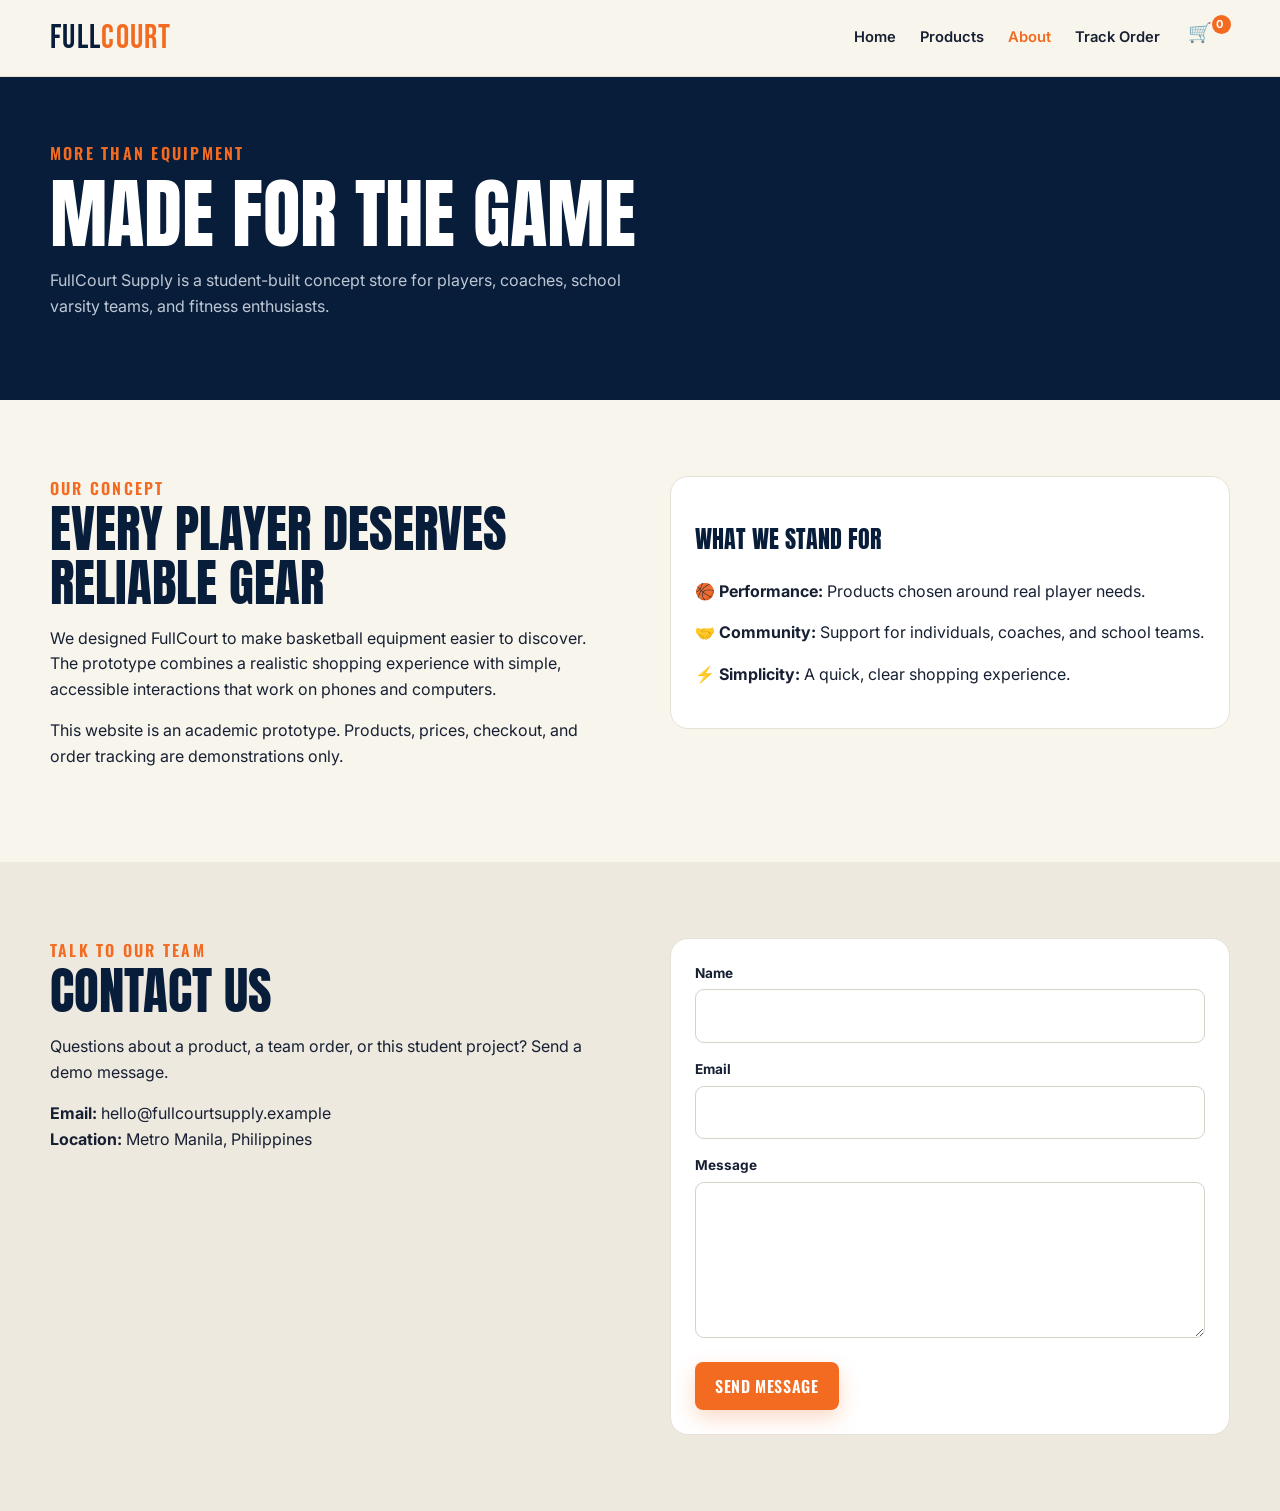
<file: about.html>
<!doctype html>
<html lang="en">
  <head>
    <meta charset="UTF-8" />
    <meta name="viewport" content="width=device-width,initial-scale=1" />
    <title>About & Contact | FullCourt Supply</title>
    <link rel="stylesheet" href="css/styles.css" />
    <script defer src="js/products.js"></script>
    <script defer src="js/app.js"></script>
  </head>
  <body data-page="about">
    <header class="site-header">
      <nav class="nav container">
        <a class="logo" href="index.html">Full<span>Court</span></a>
        <div class="nav-links">
          <a href="index.html">Home</a><a href="products.html">Products</a
          ><a class="active" href="about.html">About</a
          ><a href="tracking.html">Track Order</a>
        </div>
        <div class="nav-actions">
          <a class="icon-btn" href="cart.html"
            >🛒<span class="count" data-cart-count>0</span></a
          ><button class="icon-btn menu-btn">☰</button>
        </div>
      </nav>
    </header>
    <main>
      <section class="page-hero">
        <div class="container">
          <span class="eyebrow">More than equipment</span>
          <h1>Made for the game</h1>
          <p>
            FullCourt Supply is a student-built concept store for players,
            coaches, school varsity teams, and fitness enthusiasts.
          </p>
        </div>
      </section>
      <section class="section">
        <div class="container detail-grid">
          <div>
            <span class="eyebrow">Our concept</span>
            <h2 class="section-title">Every player deserves reliable gear</h2>
            <p>
              We designed FullCourt to make basketball equipment easier to
              discover. The prototype combines a realistic shopping experience
              with simple, accessible interactions that work on phones and
              computers.
            </p>
            <p>
              This website is an academic prototype. Products, prices, checkout,
              and order tracking are demonstrations only.
            </p>
          </div>
          <div class="panel">
            <h2>What we stand for</h2>
            <p>
              🏀 <strong>Performance:</strong> Products chosen around real
              player needs.
            </p>
            <p>
              🤝 <strong>Community:</strong> Support for individuals, coaches,
              and school teams.
            </p>
            <p>
              ⚡ <strong>Simplicity:</strong> A quick, clear shopping
              experience.
            </p>
          </div>
        </div>
      </section>
      <section class="section" id="contact" style="background: #eee9df">
        <div class="container detail-grid">
          <div>
            <span class="eyebrow">Talk to our team</span>
            <h2 class="section-title">Contact us</h2>
            <p>
              Questions about a product, a team order, or this student project?
              Send a demo message.
            </p>
            <p>
              <strong>Email:</strong> hello@fullcourtsupply.example<br /><strong
                >Location:</strong
              >
              Metro Manila, Philippines
            </p>
          </div>
          <form
            class="panel"
            data-validate
            data-success="Thanks! Your demo message was sent."
          >
            <div class="field">
              <label>Name</label><input required /><small class="error"
                >Please enter your name.</small
              >
            </div>
            <div class="field">
              <label>Email</label><input type="email" required /><small
                class="error"
                >Enter a valid email.</small
              >
            </div>
            <div class="field">
              <label>Message</label><textarea rows="5" required></textarea
              ><small class="error">Please enter a message.</small>
            </div>
            <button class="btn btn-primary">Send message</button>
          </form>
        </div>
      </section>
    </main>
    <div class="toast"></div>
  </body>
</html>
</file>
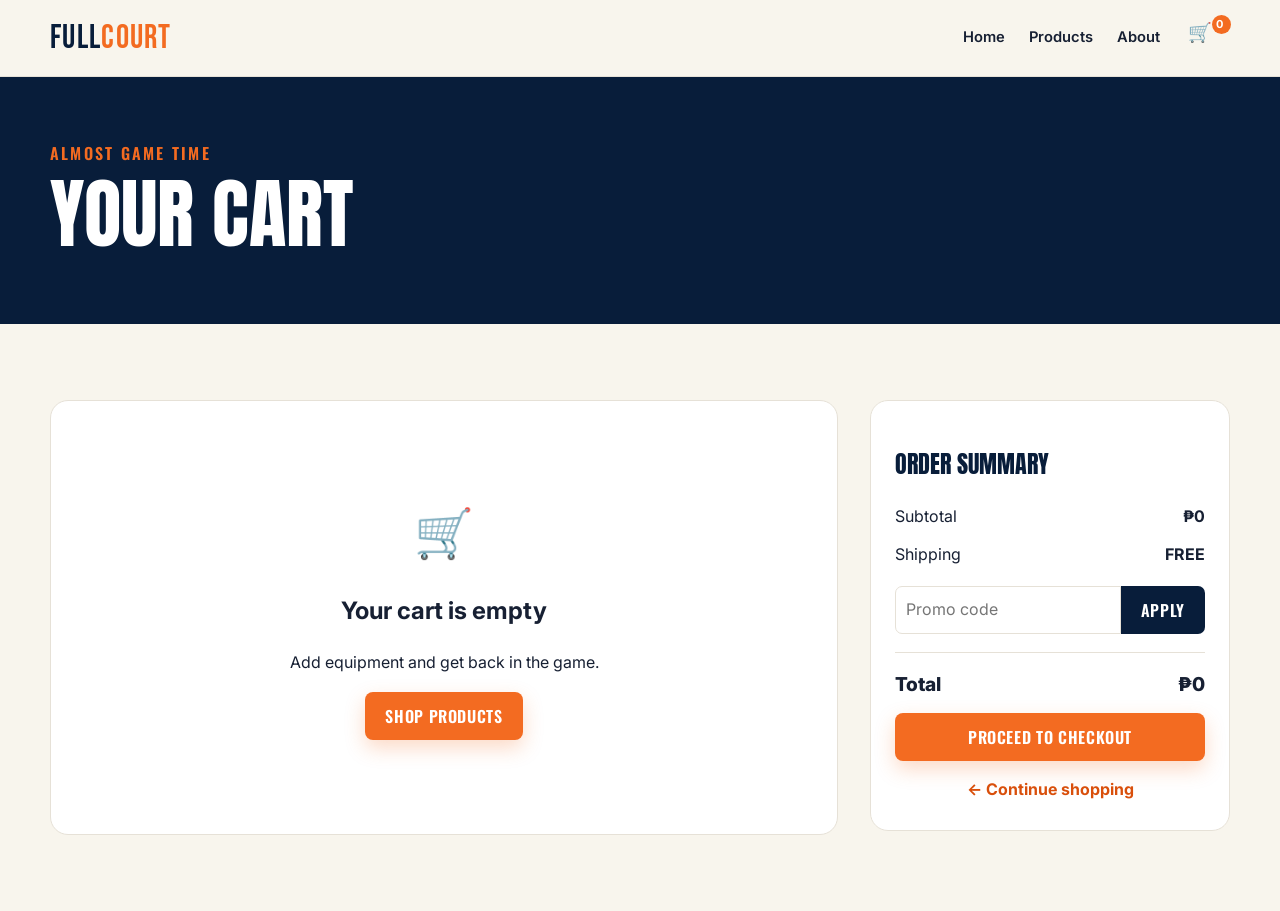
<file: cart.html>
<!doctype html>
<html lang="en">
  <head>
    <meta charset="UTF-8" />
    <meta name="viewport" content="width=device-width,initial-scale=1" />
    <title>Your Cart | FullCourt Supply</title>
    <link rel="stylesheet" href="css/styles.css" />
    <script defer src="js/products.js"></script>
    <script defer src="js/app.js"></script>
  </head>
  <body data-page="cart">
    <header class="site-header">
      <nav class="nav container">
        <a class="logo" href="index.html">Full<span>Court</span></a>
        <div class="nav-links">
          <a href="index.html">Home</a><a href="products.html">Products</a
          ><a href="about.html">About</a>
        </div>
        <div class="nav-actions">
          <a class="icon-btn" href="cart.html"
            >🛒<span class="count" data-cart-count>0</span></a
          ><button class="icon-btn menu-btn">☰</button>
        </div>
      </nav>
    </header>
    <main>
      <section class="page-hero">
        <div class="container">
          <span class="eyebrow">Almost game time</span>
          <h1>Your cart</h1>
        </div>
      </section>
      <section class="section">
        <div class="container cart-layout">
          <div class="cart-list" id="cart-list"></div>
          <aside class="summary">
            <h2>Order summary</h2>
            <div class="summary-line">
              <span>Subtotal</span><strong id="subtotal">₱0</strong>
            </div>
            <div class="summary-line">
              <span>Shipping</span><strong id="shipping">FREE</strong>
            </div>
            <div class="promo">
              <input id="promo" placeholder="Promo code" /><button
                id="apply-promo"
                class="btn btn-dark"
              >
                Apply
              </button>
            </div>
            <div class="summary-line summary-total">
              <span>Total</span><span id="total">₱0</span>
            </div>
            <a class="btn btn-primary btn-block" href="checkout.html"
              >Proceed to checkout</a
            ><a
              class="text-btn"
              href="products.html"
              style="display: block; text-align: center; margin-top: 12px"
              >← Continue shopping</a
            >
          </aside>
        </div>
      </section>
    </main>
    <div class="toast"></div>
  </body>
</html>
</file>
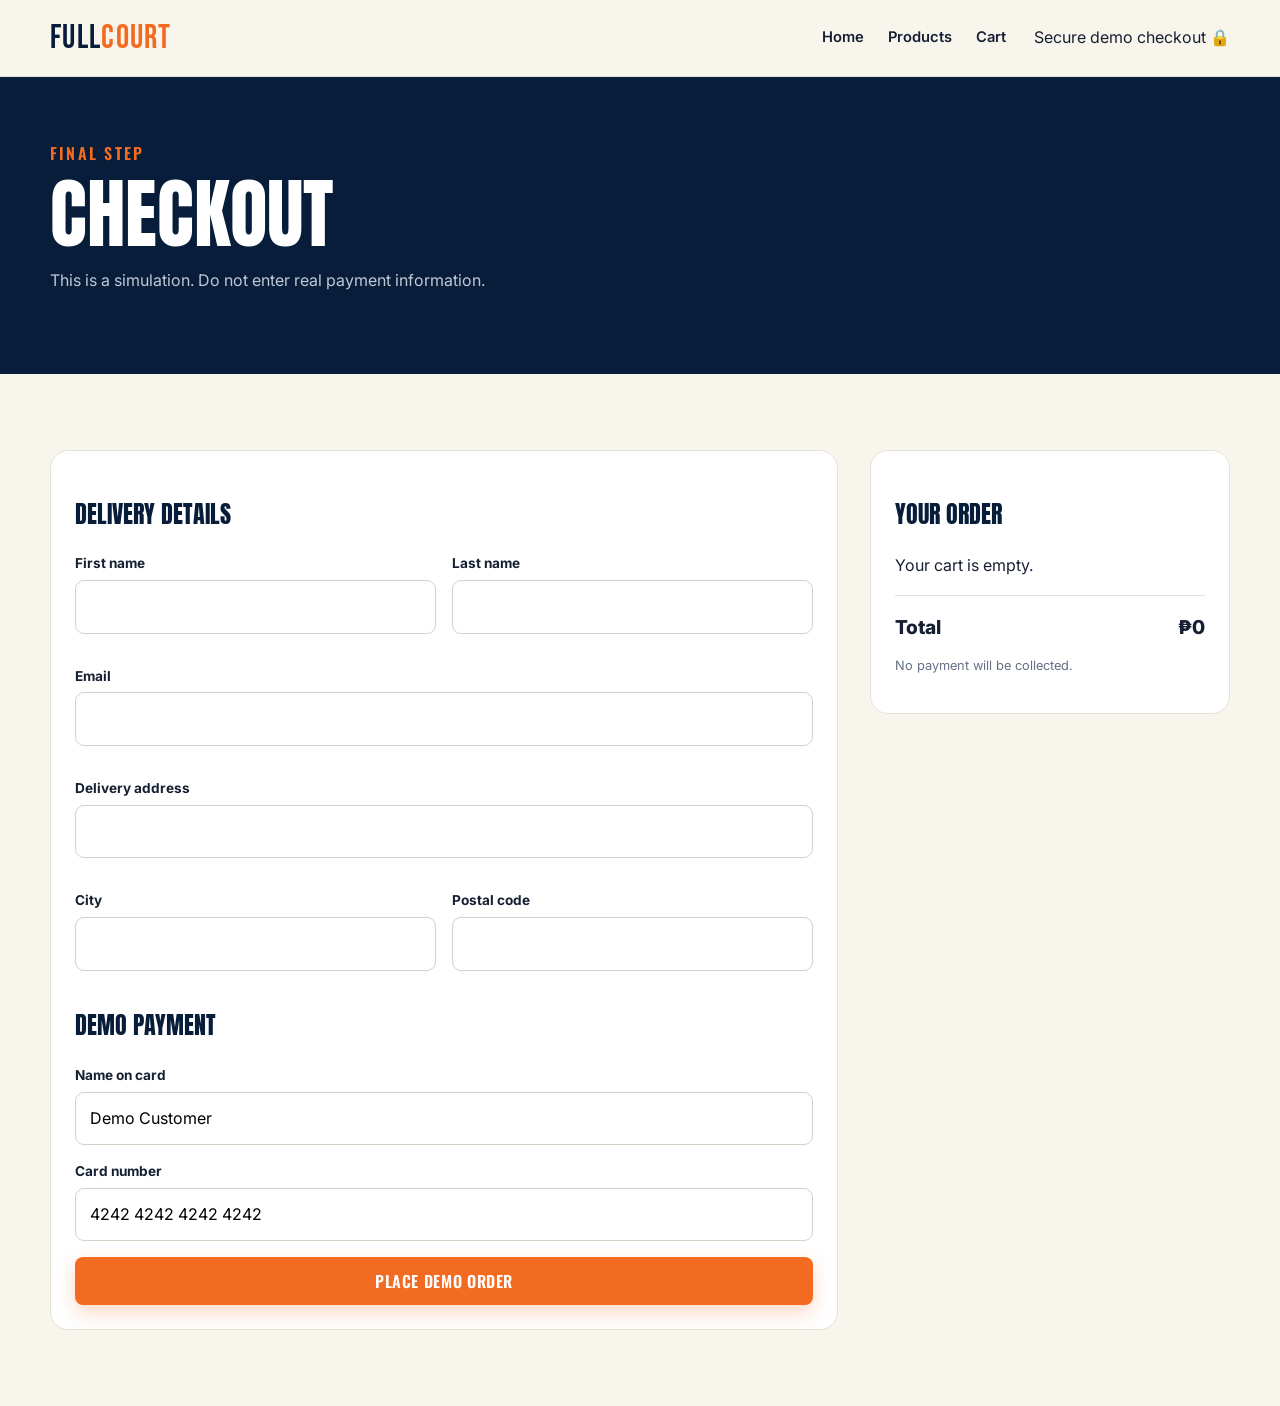
<file: checkout.html>
<!doctype html>
<html lang="en">
  <head>
    <meta charset="UTF-8" />
    <meta name="viewport" content="width=device-width,initial-scale=1" />
    <title>Checkout | FullCourt Supply</title>
    <link rel="stylesheet" href="css/styles.css" />
    <script defer src="js/products.js"></script>
    <script defer src="js/app.js"></script>
  </head>
  <body data-page="checkout">
    <header class="site-header">
      <nav class="nav container">
        <a class="logo" href="index.html">Full<span>Court</span></a>
        <div class="nav-links">
          <a href="index.html">Home</a><a href="products.html">Products</a
          ><a href="cart.html">Cart</a>
        </div>
        <div class="nav-actions"><span>Secure demo checkout 🔒</span></div>
      </nav>
    </header>
    <main id="checkout-main">
      <section class="page-hero">
        <div class="container">
          <span class="eyebrow">Final step</span>
          <h1>Checkout</h1>
          <p>This is a simulation. Do not enter real payment information.</p>
        </div>
      </section>
      <section class="section">
        <div class="container cart-layout">
          <form id="checkout-form" class="panel">
            <h2>Delivery details</h2>
            <div class="form-grid">
              <div class="field">
                <label>First name</label><input required /><small class="error"
                  >Required</small
                >
              </div>
              <div class="field">
                <label>Last name</label><input required /><small class="error"
                  >Required</small
                >
              </div>
              <div class="field full">
                <label>Email</label><input type="email" required /><small
                  class="error"
                  >Required</small
                >
              </div>
              <div class="field full">
                <label>Delivery address</label><input required /><small
                  class="error"
                  >Required</small
                >
              </div>
              <div class="field">
                <label>City</label><input required /><small class="error"
                  >Required</small
                >
              </div>
              <div class="field">
                <label>Postal code</label><input required /><small class="error"
                  >Required</small
                >
              </div>
            </div>
            <h2>Demo payment</h2>
            <div class="field">
              <label>Name on card</label
              ><input required value="Demo Customer" /><small class="error"
                >Required</small
              >
            </div>
            <div class="field">
              <label>Card number</label
              ><input required value="4242 4242 4242 4242" readonly /><small
                class="error"
                >Required</small
              >
            </div>
            <button class="btn btn-primary btn-block">Place demo order</button>
          </form>
          <aside class="summary">
            <h2>Your order</h2>
            <div id="checkout-items"></div>
            <div class="summary-line summary-total">
              <span>Total</span><span id="checkout-total">₱0</span>
            </div>
            <p style="font-size: 0.8rem; color: var(--muted)">
              No payment will be collected.
            </p>
          </aside>
        </div>
      </section>
    </main>
    <div class="toast"></div>
  </body>
</html>
</file>
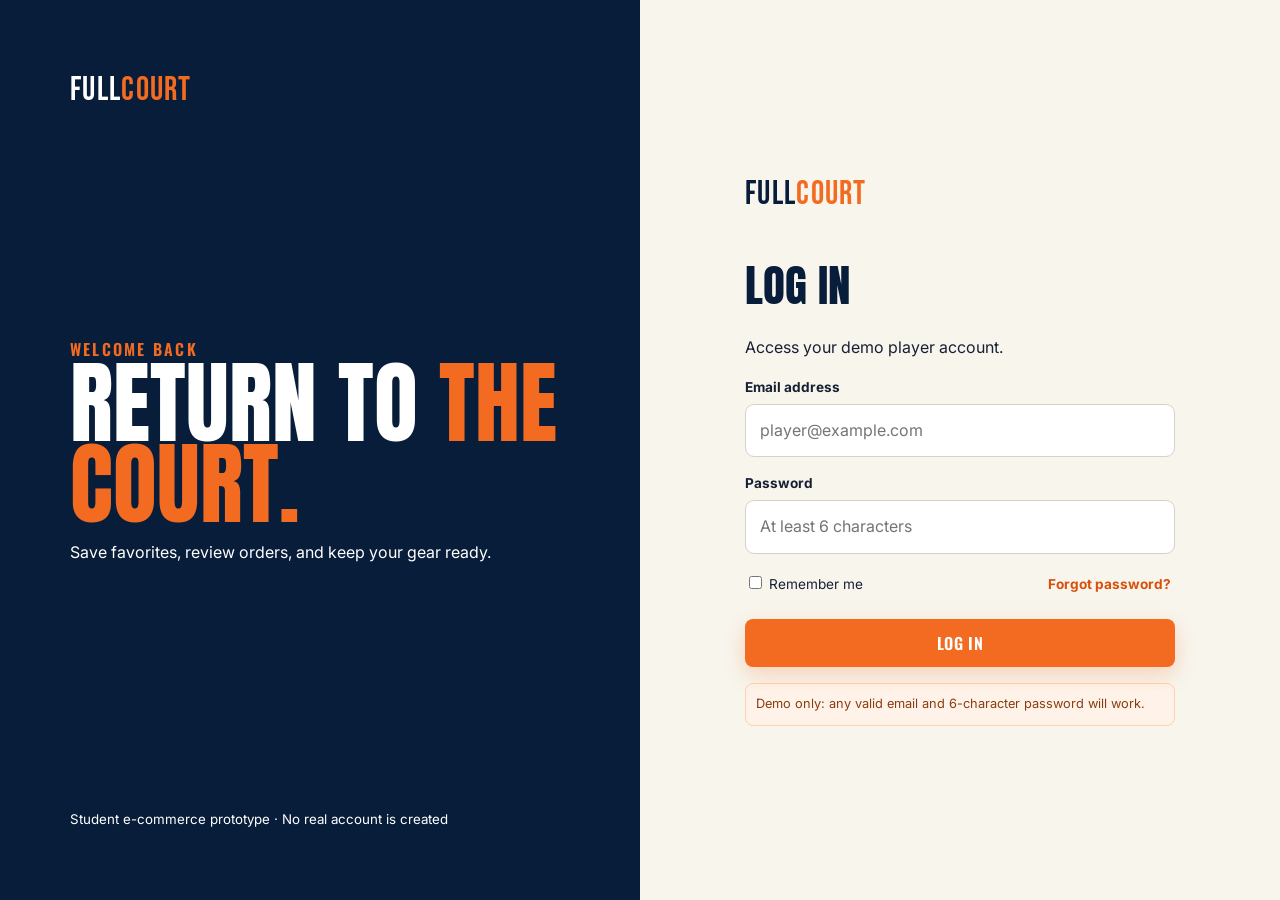
<file: login.html>
<!doctype html>
<html lang="en">
  <head>
    <meta charset="UTF-8" />
    <meta name="viewport" content="width=device-width,initial-scale=1" />
    <title>Log In | FullCourt Supply</title>
    <link rel="stylesheet" href="css/styles.css" />
    <script defer src="js/products.js"></script>
    <script defer src="js/app.js"></script>
  </head>
  <body>
    <main class="auth-page">
      <section class="auth-brand">
        <a class="logo" style="color: white" href="index.html"
          >Full<span>Court</span></a
        >
        <div>
          <span class="eyebrow">Welcome back</span>
          <h1>Return to <span>the court.</span></h1>
          <p>Save favorites, review orders, and keep your gear ready.</p>
        </div>
        <small>Student e-commerce prototype · No real account is created</small>
      </section>
      <section class="auth-form-wrap">
        <form
          class="auth-form"
          data-validate
          data-success="Demo login successful! Redirecting…"
          data-redirect="index.html"
        >
          <a class="logo" href="index.html">Full<span>Court</span></a>
          <h2>Log in</h2>
          <p>Access your demo player account.</p>
          <div class="field">
            <label>Email address</label
            ><input
              type="email"
              required
              placeholder="player@example.com"
            /><small class="error">Enter a valid email.</small>
          </div>
          <div class="field">
            <label>Password</label
            ><input
              type="password"
              required
              minlength="6"
              placeholder="At least 6 characters"
            /><small class="error">Enter your password.</small>
          </div>
          <div class="check-row">
            <label><input type="checkbox" /> Remember me</label
            ><a class="text-btn" href="#">Forgot password?</a>
          </div>
          <button class="btn btn-primary btn-block">Log in</button>
          <div class="demo-note">
            Demo only: any valid email and 6-character password will work.
          </div>
        </form>
      </section>
    </main>
    <div class="toast"></div>
  </body>
</html>
</file>
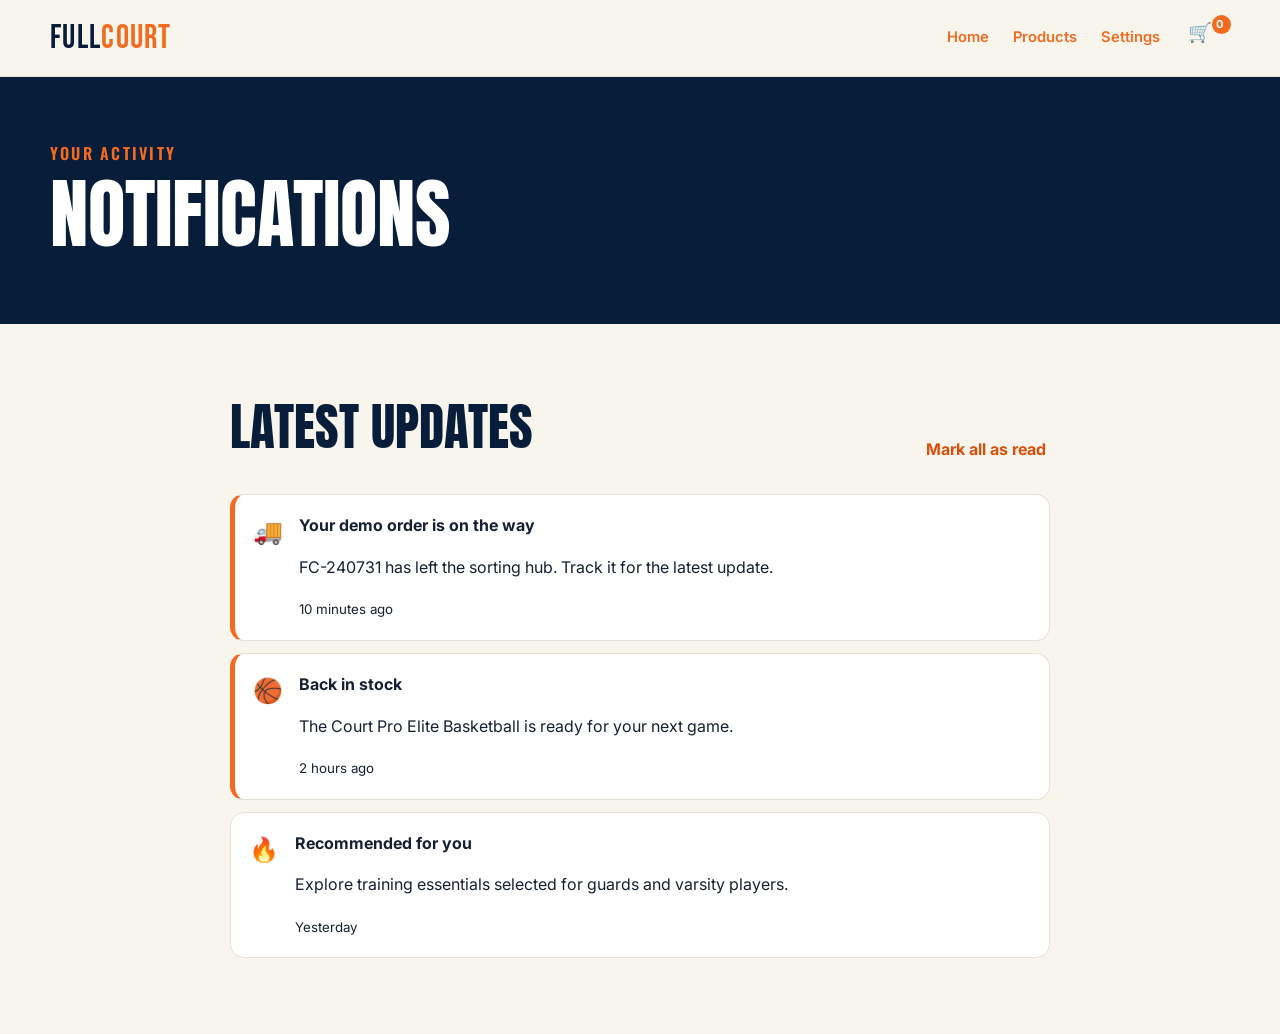
<file: notifications.html>
<!doctype html>
<html lang="en">
  <head>
    <meta charset="UTF-8" />
    <meta name="viewport" content="width=device-width,initial-scale=1" />
    <title>Notifications | FullCourt Supply</title>
    <link rel="stylesheet" href="css/styles.css" />
    <script defer src="js/products.js"></script>
    <script defer src="js/app.js"></script>
  </head>
  <body>
    <header class="site-header">
      <nav class="nav container">
        <a class="logo" href="index.html">Full<span>Court</span></a>
        <div class="nav-links">
          <a href="index.html">Home</a><a href="products.html">Products</a
          ><a href="settings.html">Settings</a>
        </div>
        <div class="nav-actions">
          <a class="icon-btn" href="cart.html"
            >🛒<span class="count" data-cart-count>0</span></a
          ><button class="icon-btn menu-btn">☰</button>
        </div>
      </nav>
    </header>
    <main>
      <section class="page-hero">
        <div class="container">
          <span class="eyebrow">Your activity</span>
          <h1>Notifications</h1>
        </div>
      </section>
      <section class="section">
        <div class="container" style="max-width: 820px">
          <div class="section-head">
            <h2 class="section-title">Latest updates</h2>
            <button
              class="text-btn"
              onclick="document.querySelectorAll('.notice').forEach(n=>n.classList.remove('unread'))"
            >
              Mark all as read
            </button>
          </div>
          <div class="notice-list">
            <article class="notice unread">
              <span>🚚</span>
              <div>
                <strong>Your demo order is on the way</strong>
                <p>
                  FC-240731 has left the sorting hub. Track it for the latest
                  update.
                </p>
                <small>10 minutes ago</small>
              </div>
            </article>
            <article class="notice unread">
              <span>🏀</span>
              <div>
                <strong>Back in stock</strong>
                <p>
                  The Court Pro Elite Basketball is ready for your next game.
                </p>
                <small>2 hours ago</small>
              </div>
            </article>
            <article class="notice">
              <span>🔥</span>
              <div>
                <strong>Recommended for you</strong>
                <p>
                  Explore training essentials selected for guards and varsity
                  players.
                </p>
                <small>Yesterday</small>
              </div>
            </article>
          </div>
        </div>
      </section>
    </main>
  </body>
</html>
</file>
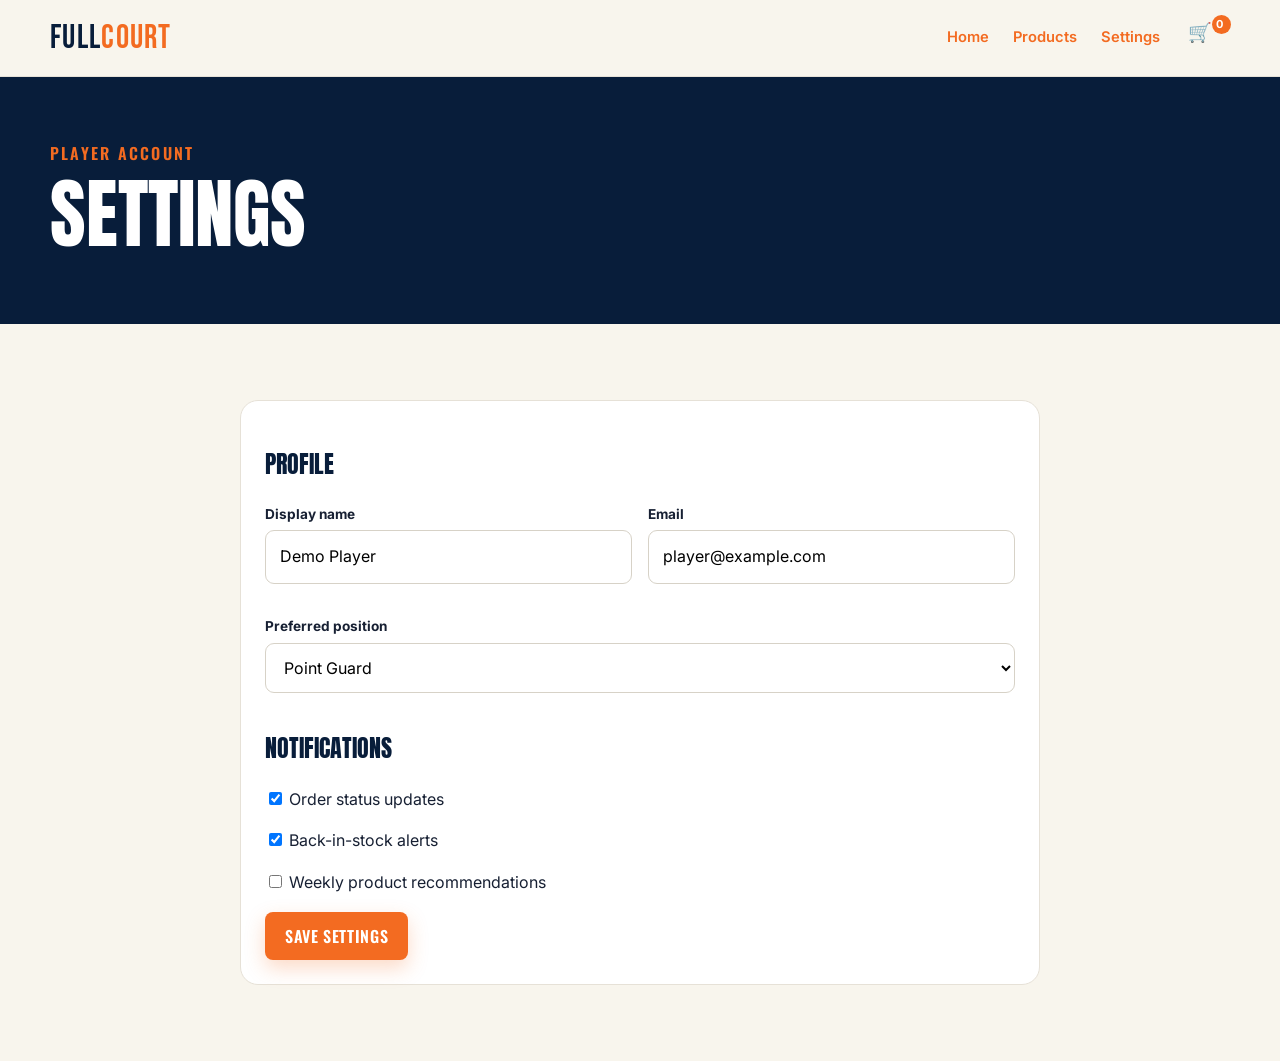
<file: settings.html>
<!doctype html>
<html lang="en">
  <head>
    <meta charset="UTF-8" />
    <meta name="viewport" content="width=device-width,initial-scale=1" />
    <title>Settings | FullCourt Supply</title>
    <link rel="stylesheet" href="css/styles.css" />
    <script defer src="js/products.js"></script>
    <script defer src="js/app.js"></script>
  </head>
  <body>
    <header class="site-header">
      <nav class="nav container">
        <a class="logo" href="index.html">Full<span>Court</span></a>
        <div class="nav-links">
          <a href="index.html">Home</a><a href="products.html">Products</a
          ><a class="active" href="settings.html">Settings</a>
        </div>
        <div class="nav-actions">
          <a class="icon-btn" href="cart.html"
            >🛒<span class="count" data-cart-count>0</span></a
          ><button class="icon-btn menu-btn">☰</button>
        </div>
      </nav>
    </header>
    <main>
      <section class="page-hero">
        <div class="container">
          <span class="eyebrow">Player account</span>
          <h1>Settings</h1>
        </div>
      </section>
      <section class="section">
        <div class="container" style="max-width: 800px">
          <form class="panel" data-validate data-success="Demo settings saved.">
            <h2>Profile</h2>
            <div class="form-grid">
              <div class="field">
                <label>Display name</label
                ><input required value="Demo Player" /><small class="error"
                  >Required</small
                >
              </div>
              <div class="field">
                <label>Email</label
                ><input
                  type="email"
                  required
                  value="player@example.com"
                /><small class="error">Valid email required</small>
              </div>
              <div class="field full">
                <label>Preferred position</label
                ><select>
                  <option>Point Guard</option>
                  <option>Shooting Guard</option>
                  <option>Small Forward</option>
                  <option>Power Forward</option>
                  <option>Center</option>
                  <option>Coach</option>
                </select>
              </div>
            </div>
            <h2>Notifications</h2>
            <p>
              <label
                ><input type="checkbox" checked /> Order status updates</label
              >
            </p>
            <p>
              <label
                ><input type="checkbox" checked /> Back-in-stock alerts</label
              >
            </p>
            <p>
              <label
                ><input type="checkbox" /> Weekly product recommendations</label
              >
            </p>
            <button class="btn btn-primary">Save settings</button>
          </form>
        </div>
      </section>
    </main>
    <div class="toast"></div>
  </body>
</html>
</file>
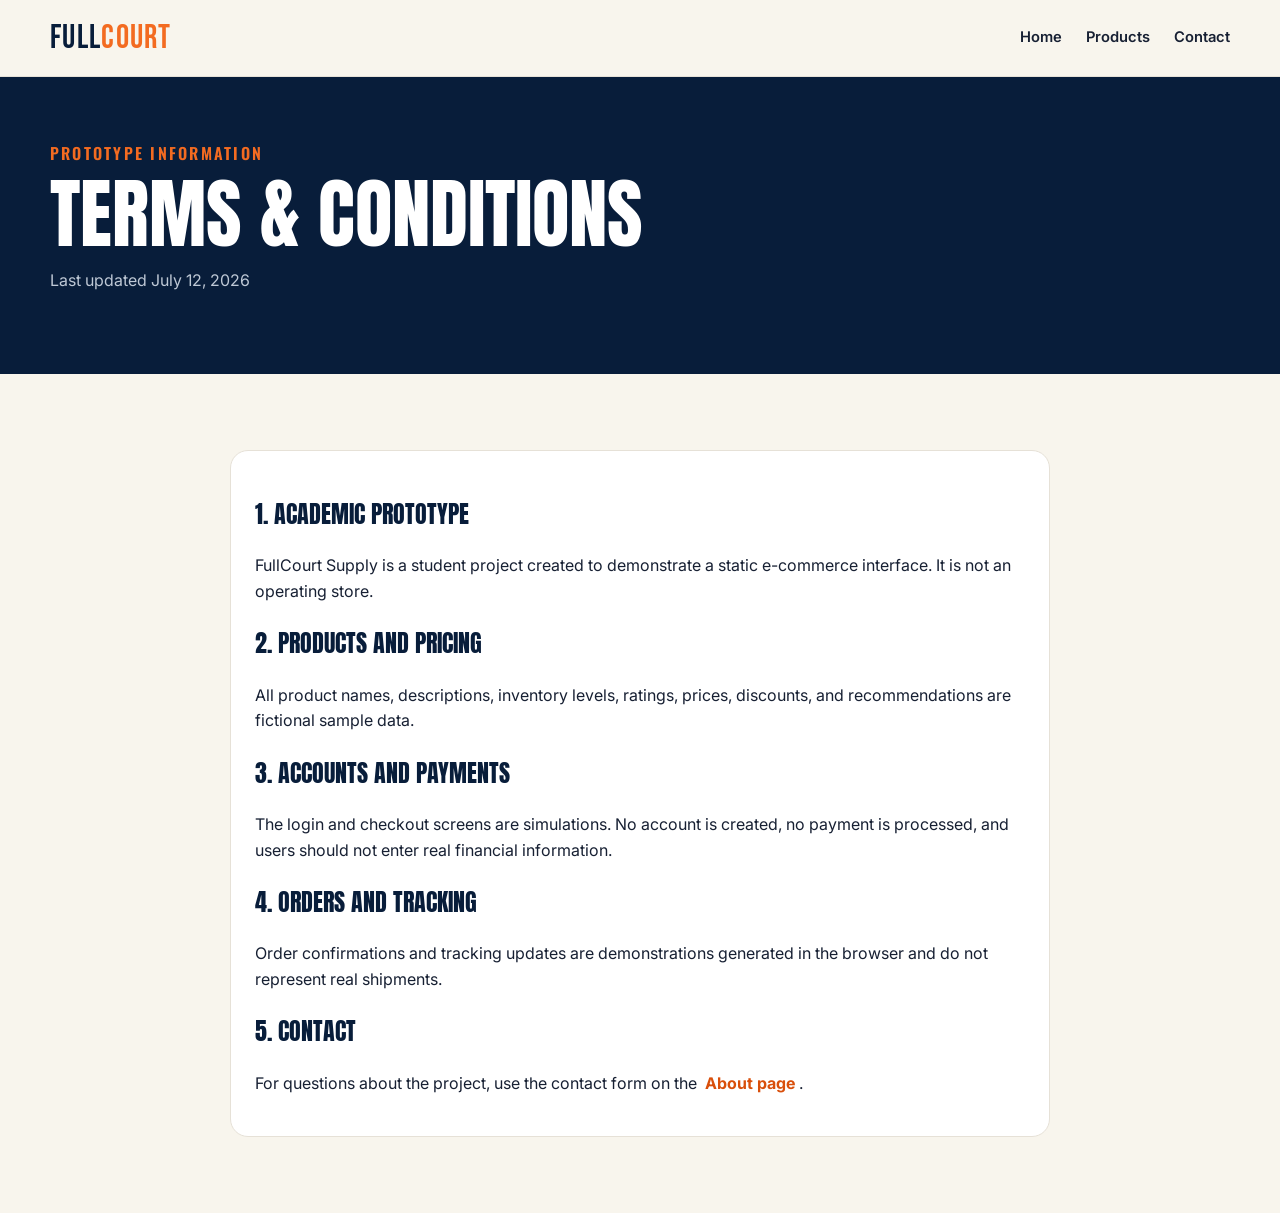
<file: terms.html>
<!doctype html>
<html lang="en">
  <head>
    <meta charset="UTF-8" />
    <meta name="viewport" content="width=device-width,initial-scale=1" />
    <title>Terms & Conditions | FullCourt Supply</title>
    <link rel="stylesheet" href="css/styles.css" />
  </head>
  <body>
    <header class="site-header">
      <nav class="nav container">
        <a class="logo" href="index.html">Full<span>Court</span></a>
        <div class="nav-links" style="display: flex">
          <a href="index.html">Home</a><a href="products.html">Products</a
          ><a href="about.html">Contact</a>
        </div>
      </nav>
    </header>
    <main>
      <section class="page-hero">
        <div class="container">
          <span class="eyebrow">Prototype information</span>
          <h1>Terms & conditions</h1>
          <p>Last updated July 12, 2026</p>
        </div>
      </section>
      <section class="section">
        <article class="container panel" style="max-width: 820px">
          <h2>1. Academic prototype</h2>
          <p>
            FullCourt Supply is a student project created to demonstrate a
            static e-commerce interface. It is not an operating store.
          </p>
          <h2>2. Products and pricing</h2>
          <p>
            All product names, descriptions, inventory levels, ratings, prices,
            discounts, and recommendations are fictional sample data.
          </p>
          <h2>3. Accounts and payments</h2>
          <p>
            The login and checkout screens are simulations. No account is
            created, no payment is processed, and users should not enter real
            financial information.
          </p>
          <h2>4. Orders and tracking</h2>
          <p>
            Order confirmations and tracking updates are demonstrations
            generated in the browser and do not represent real shipments.
          </p>
          <h2>5. Contact</h2>
          <p>
            For questions about the project, use the contact form on the
            <a class="text-btn" href="about.html#contact">About page</a>.
          </p>
        </article>
      </section>
    </main>
  </body>
</html>
</file>
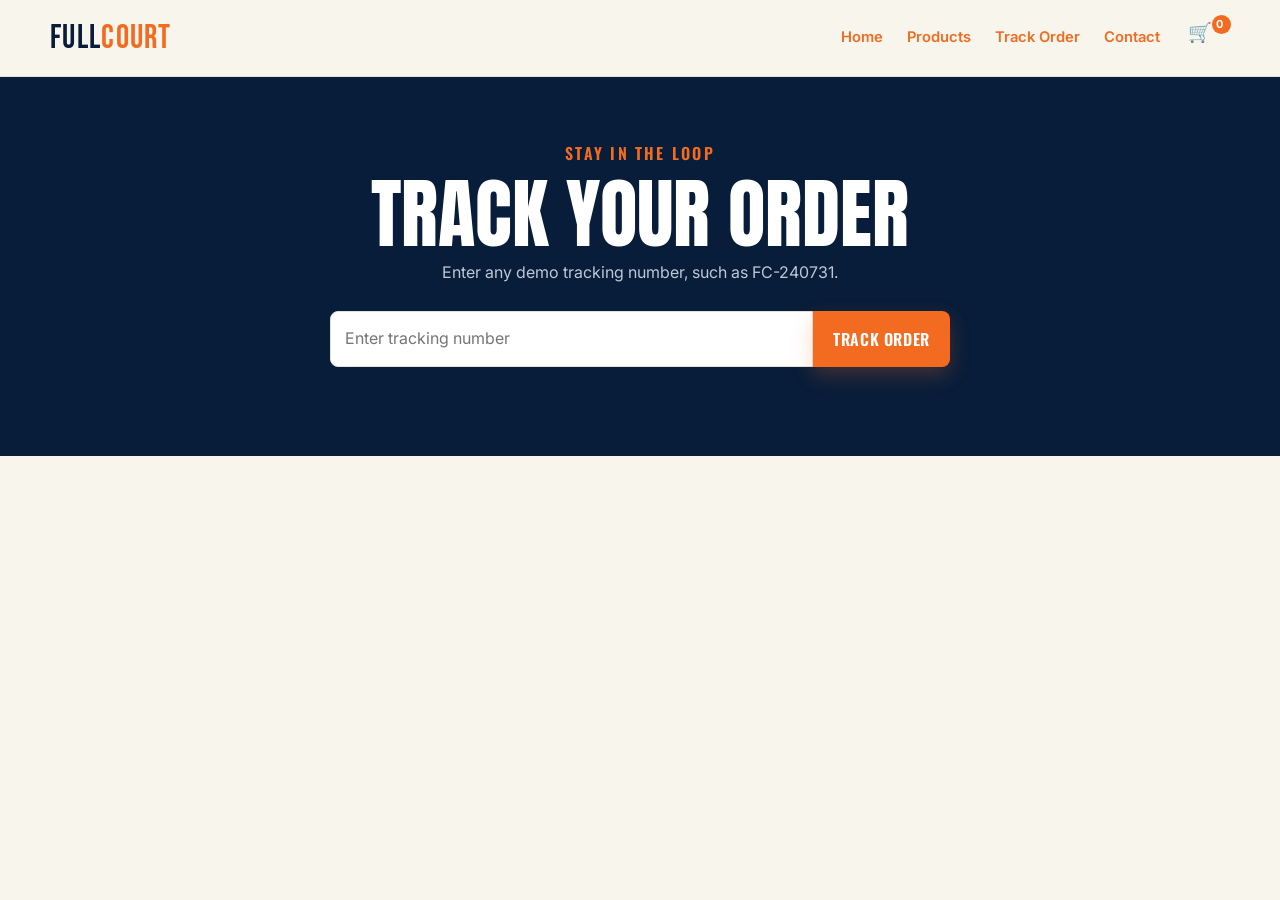
<file: tracking.html>
<!doctype html>
<html lang="en">
  <head>
    <meta charset="UTF-8" />
    <meta name="viewport" content="width=device-width,initial-scale=1" />
    <title>Order Tracking | FullCourt Supply</title>
    <link rel="stylesheet" href="css/styles.css" />
    <script defer src="js/products.js"></script>
    <script defer src="js/app.js"></script>
  </head>
  <body>
    <header class="site-header">
      <nav class="nav container">
        <a class="logo" href="index.html">Full<span>Court</span></a>
        <div class="nav-links">
          <a href="index.html">Home</a><a href="products.html">Products</a
          ><a class="active" href="tracking.html">Track Order</a
          ><a href="about.html">Contact</a>
        </div>
        <div class="nav-actions">
          <a class="icon-btn" href="cart.html"
            >🛒<span class="count" data-cart-count>0</span></a
          ><button class="icon-btn menu-btn">☰</button>
        </div>
      </nav>
    </header>
    <main>
      <section class="page-hero tracking-box">
        <div class="container">
          <span class="eyebrow">Stay in the loop</span>
          <h1>Track your order</h1>
          <p style="margin: auto">
            Enter any demo tracking number, such as FC-240731.
          </p>
          <form id="track-form" class="tracking-form">
            <input
              id="tracking-code"
              placeholder="Enter tracking number"
              aria-label="Tracking number"
            /><button class="btn btn-primary">Track order</button>
          </form>
        </div>
      </section>
      <section class="section" id="tracking-result" hidden>
        <div class="container panel">
          <p class="eyebrow">Order <span id="tracking-label"></span></p>
          <h2 class="section-title">On the way</h2>
          <div class="timeline">
            <div class="track-step done">
              <div class="track-dot">✓</div>
              <strong>Confirmed</strong><small>Order received</small>
            </div>
            <div class="track-step done">
              <div class="track-dot">✓</div>
              <strong>Packed</strong><small>Gear prepared</small>
            </div>
            <div class="track-step done">
              <div class="track-dot">3</div>
              <strong>In transit</strong><small>With courier</small>
            </div>
            <div class="track-step">
              <div class="track-dot">4</div>
              <strong>Delivered</strong><small>Almost there</small>
            </div>
          </div>
          <p style="text-align: center">
            Estimated arrival: <strong>Tomorrow, before 6:00 PM</strong>
          </p>
        </div>
      </section>
    </main>
    <div class="toast"></div>
  </body>
</html>
</file>
<file: css/styles.css>
@import url("https://fonts.googleapis.com/css2?family=Anton&family=Bebas+Neue&family=Inter:wght@400;500;600;700&family=Oswald:wght@500;600&display=swap");

:root {
  --navy: #081d3a;
  --navy-2: #12345b;
  --orange: #f36b21;
  --orange-dark: #d94f0b;
  --cream: #f8f5ed;
  --white: #fff;
  --ink: #172033;
  --muted: #667085;
  --line: #e6e1d7;
  --success: #16855b;
  --danger: #c4323b;
  --shadow: 0 16px 45px rgba(8, 29, 58, 0.11);
  --radius: 18px;
}
* {
  box-sizing: border-box;
}
html {
  scroll-behavior: smooth;
}
body {
  margin: 0;
  background: var(--cream);
  color: var(--ink);
  font-family: Inter, Arial, sans-serif;
  line-height: 1.6;
}
body.no-scroll {
  overflow: hidden;
}
a {
  color: inherit;
  text-decoration: none;
}
button,
input,
select,
textarea {
  font: inherit;
}
button {
  cursor: pointer;
}
img {
  max-width: 100%;
  display: block;
}
.container {
  width: min(1180px, calc(100% - 40px));
  margin: auto;
}
.eyebrow {
  color: var(--orange);
  font-family: Oswald, sans-serif;
  font-weight: 600;
  letter-spacing: 0.14em;
  text-transform: uppercase;
}
.section {
  padding: 76px 0;
}
.section-title {
  font:
    400 clamp(2rem, 4vw, 3.25rem) / 1.05 Anton,
    sans-serif;
  text-transform: uppercase;
  margin: 0 0 12px;
  color: var(--navy);
}
.section-copy {
  color: var(--muted);
  max-width: 620px;
  margin: 0;
}
.btn {
  display: inline-flex;
  align-items: center;
  justify-content: center;
  gap: 8px;
  border: 0;
  border-radius: 8px;
  padding: 12px 20px;
  font:
    600 1rem Oswald,
    sans-serif;
  letter-spacing: 0.04em;
  text-transform: uppercase;
  transition: 0.2s;
}
.btn-primary {
  background: var(--orange);
  color: #fff;
  box-shadow: 0 8px 20px rgba(243, 107, 33, 0.25);
}
.btn-primary:hover {
  background: var(--orange-dark);
  transform: translateY(-2px);
}
.btn-dark {
  background: var(--navy);
  color: #fff;
}
.btn-outline {
  border: 1px solid var(--navy);
  background: transparent;
  color: var(--navy);
}
.btn-block {
  width: 100%;
}
.text-btn {
  border: 0;
  background: none;
  color: var(--orange-dark);
  font-weight: 700;
  padding: 4px;
}
.skip-link {
  position: fixed;
  top: -50px;
  left: 20px;
  background: white;
  padding: 10px;
  z-index: 100;
}
.skip-link:focus {
  top: 10px;
}

.top-strip {
  background: var(--orange);
  color: #fff;
  text-align: center;
  padding: 7px 16px;
  font-size: 0.82rem;
  font-weight: 700;
}
.site-header {
  position: sticky;
  top: 0;
  z-index: 50;
  background: rgba(248, 245, 237, 0.96);
  backdrop-filter: blur(12px);
  border-bottom: 1px solid var(--line);
}
.nav {
  height: 76px;
  display: flex;
  align-items: center;
  gap: 28px;
}
.logo {
  font:
    400 2.05rem Bebas Neue,
    sans-serif;
  letter-spacing: 0.04em;
  color: var(--navy);
  white-space: nowrap;
}
.logo span {
  color: var(--orange);
}
.nav-links {
  display: flex;
  gap: 24px;
  margin-left: auto;
}
.nav-links a {
  font-weight: 600;
  font-size: 0.92rem;
}
.nav-links a:hover,
.nav-links a.active {
  color: var(--orange);
}
.nav-actions {
  display: flex;
  align-items: center;
  gap: 8px;
}
.icon-btn {
  position: relative;
  border: 0;
  background: transparent;
  width: 42px;
  height: 42px;
  border-radius: 50%;
  font-size: 1.2rem;
}
.icon-btn:hover {
  background: #ece7dc;
}
.count {
  position: absolute;
  right: -1px;
  top: -2px;
  min-width: 19px;
  height: 19px;
  padding: 0 4px;
  border-radius: 10px;
  background: var(--orange);
  color: white;
  font: 700 11px/19px Inter;
}
.menu-btn {
  display: none;
}

.hero {
  min-height: 660px;
  display: grid;
  align-items: center;
  position: relative;
  overflow: hidden;
  background: var(--navy);
  color: white;
}
.hero:after {
  content: "";
  position: absolute;
  width: 540px;
  height: 540px;
  border: 110px solid rgba(243, 107, 33, 0.12);
  border-radius: 50%;
  right: -80px;
  top: 20px;
}
.hero-grid {
  display: grid;
  grid-template-columns: 1.05fr 0.95fr;
  align-items: center;
  gap: 40px;
  position: relative;
  z-index: 1;
}
.hero h1 {
  font:
    400 clamp(3.8rem, 8vw, 7.2rem) / 0.86 Anton,
    sans-serif;
  text-transform: uppercase;
  margin: 14px 0 24px;
  letter-spacing: -0.02em;
}
.hero h1 span {
  color: var(--orange);
}
.hero p {
  font-size: 1.08rem;
  color: #c6d0dd;
  max-width: 580px;
}
.hero-actions {
  display: flex;
  gap: 12px;
  margin-top: 32px;
}
.hero-stat-row {
  display: flex;
  gap: 42px;
  margin-top: 52px;
}
.hero-stat strong {
  display: block;
  font: 400 1.8rem Anton;
}
.hero-stat small {
  color: #aebac9;
}
.hero-visual {
  position: relative;
  height: 500px;
  display: grid;
  place-items: center;
  isolation: isolate;
}
.hero-visual::after {
  content: "";
  position: absolute;
  z-index: -2;
  width: 480px;
  height: 130px;
  left: 50%;
  bottom: 46px;
  transform: translateX(-50%);
  border-radius: 50%;
  background: rgba(0, 0, 0, 0.42);
  filter: blur(30px);
}
.handoff-orbit {
  position: absolute;
  z-index: -1;
  width: 390px;
  height: 390px;
  border: 1px solid rgba(255, 255, 255, 0.13);
  border-radius: 50%;
  background: radial-gradient(
    circle,
    rgba(243, 107, 33, 0.2),
    rgba(243, 107, 33, 0.05) 48%,
    transparent 70%
  );
  box-shadow:
    0 0 0 45px rgba(255, 255, 255, 0.025),
    0 0 0 90px rgba(243, 107, 33, 0.025);
}
.hero-handoff {
  width: clamp(610px, 36vw, 680px);
  max-width: none;
  position: relative;
  z-index: 1;
  transform: rotate(-1deg);
  -webkit-mask-image: linear-gradient(
    to right,
    transparent 0%,
    #000 7%,
    #000 93%,
    transparent 100%
  );
  mask-image: linear-gradient(
    to right,
    transparent 0%,
    #000 7%,
    #000 93%,
    transparent 100%
  );
  filter:
    drop-shadow(0 0 1px rgba(255, 255, 255, 0.7))
    drop-shadow(0 28px 24px rgba(0, 0, 0, 0.32));
}
.floating-card {
  position: absolute;
  z-index: 2;
  background: white;
  color: var(--ink);
  padding: 13px 18px;
  border-radius: 12px;
  box-shadow: var(--shadow);
  font-weight: 700;
}
.floating-card.one {
  top: 62px;
  right: 12px;
}
.floating-card.two {
  bottom: 40px;
  left: 12px;
}
.floating-card span {
  color: var(--orange);
}

.benefits {
  margin-top: -34px;
  position: relative;
  z-index: 4;
}
.benefit-grid {
  display: grid;
  grid-template-columns: repeat(4, 1fr);
  background: #fff;
  border-radius: var(--radius);
  box-shadow: var(--shadow);
  overflow: hidden;
}
.benefit {
  padding: 26px;
  display: flex;
  gap: 14px;
}
.benefit + .benefit {
  border-left: 1px solid var(--line);
}
.benefit-icon {
  font-size: 1.6rem;
}
.benefit strong {
  display: block;
  color: var(--navy);
}
.benefit small {
  color: var(--muted);
}
.section-head {
  display: flex;
  justify-content: space-between;
  align-items: end;
  margin-bottom: 28px;
  gap: 20px;
}
.category-grid {
  display: grid;
  grid-template-columns: repeat(6, 1fr);
  gap: 14px;
}
.category-card {
  border: 1px solid var(--line);
  background: white;
  border-radius: 15px;
  padding: 24px 12px;
  text-align: center;
  transition: 0.2s;
}
.category-card:hover {
  transform: translateY(-5px);
  border-color: var(--orange);
  box-shadow: var(--shadow);
}
.category-card span {
  display: block;
  font-size: 2.3rem;
  margin-bottom: 9px;
}
.category-card strong {
  color: var(--navy);
}

.product-grid {
  display: grid;
  grid-template-columns: repeat(4, 1fr);
  gap: 22px;
}
.product-card {
  background: white;
  border-radius: var(--radius);
  overflow: hidden;
  border: 1px solid var(--line);
  transition: 0.25s;
  position: relative;
}
.product-card:hover {
  transform: translateY(-5px);
  box-shadow: var(--shadow);
}
.product-media {
  height: 235px;
  background: linear-gradient(135deg, #e9e4d9, #faf8f2);
  display: grid;
  place-items: center;
  position: relative;
  overflow: hidden;
}
.product-media img {
  width: 100%;
  height: 100%;
  object-fit: cover;
}
.product-icon {
  font-size: 6.4rem;
  filter: drop-shadow(0 18px 14px rgba(8, 29, 58, 0.18));
  transition: 0.25s;
}
.product-card:hover .product-icon {
  transform: scale(1.08) rotate(-3deg);
}
.badge {
  position: absolute;
  top: 14px;
  left: 14px;
  background: var(--navy);
  color: white;
  padding: 5px 10px;
  border-radius: 6px;
  font-size: 0.72rem;
  font-weight: 700;
  text-transform: uppercase;
}
.wish-btn {
  position: absolute;
  right: 12px;
  top: 12px;
  border: 0;
  background: white;
  width: 38px;
  height: 38px;
  border-radius: 50%;
  font-size: 1.2rem;
  box-shadow: 0 4px 15px rgba(0, 0, 0, 0.1);
}
.wish-btn.saved {
  color: var(--danger);
  background: #fff1f2;
}
.product-info {
  padding: 18px;
}
.product-category {
  font-size: 0.72rem;
  color: var(--orange-dark);
  font-weight: 700;
  text-transform: uppercase;
}
.product-name {
  display: block;
  font-weight: 700;
  color: var(--navy);
  font-size: 1rem;
  margin: 4px 0;
  line-height: 1.35;
  min-height: 43px;
}
.rating {
  color: #e39b18;
  font-size: 0.85rem;
}
.rating small {
  color: var(--muted);
}
.price-row {
  display: flex;
  align-items: center;
  gap: 8px;
  margin: 11px 0;
}
.price {
  font-weight: 800;
  font-size: 1.15rem;
  color: var(--navy);
}
.old-price {
  text-decoration: line-through;
  color: #98a0ad;
  font-size: 0.85rem;
}
.card-actions {
  display: grid;
  grid-template-columns: 1fr 42px;
  gap: 8px;
}
.quick-view {
  border: 1px solid var(--line);
  background: white;
  border-radius: 8px;
  font-size: 1rem;
}
.stock-low {
  color: var(--danger);
  font-weight: 700;
  font-size: 0.75rem;
}

.banner {
  background: linear-gradient(115deg, var(--orange), #ff9255);
  color: white;
  border-radius: 24px;
  padding: 52px;
  display: grid;
  grid-template-columns: 1.4fr 0.6fr;
  align-items: center;
  overflow: hidden;
}
.banner h2 {
  font: 400 clamp(2.3rem, 5vw, 4.2rem) / 1 Anton;
  margin: 8px 0 16px;
  text-transform: uppercase;
}
.banner-mark {
  text-align: center;
  font: 400 9rem/0.8 Bebas Neue;
  color: rgba(255, 255, 255, 0.23);
}
.newsletter {
  background: var(--navy);
  color: white;
}
.newsletter-row {
  display: flex;
  align-items: center;
  justify-content: space-between;
  gap: 30px;
}
.newsletter h2 {
  color: white;
}
.subscribe {
  display: flex;
  width: min(470px, 100%);
}
.subscribe input {
  flex: 1;
  min-width: 0;
  padding: 14px;
  border: 0;
  border-radius: 8px 0 0 8px;
}
.subscribe button {
  border-radius: 0 8px 8px 0;
}
.site-footer {
  background: #06162c;
  color: #aebac9;
  padding: 56px 0 20px;
}
.footer-grid {
  display: grid;
  grid-template-columns: 1.5fr repeat(3, 1fr);
  gap: 45px;
}
.footer-grid h3 {
  color: white;
  font-family: Oswald;
}
.footer-grid a {
  display: block;
  margin: 8px 0;
  font-size: 0.9rem;
}
.footer-grid a:hover {
  color: var(--orange);
}
.footer-bottom {
  border-top: 1px solid #20334d;
  margin-top: 40px;
  padding-top: 20px;
  font-size: 0.82rem;
  display: flex;
  justify-content: space-between;
}

.page-hero {
  background: var(--navy);
  color: white;
  padding: 64px 0;
}
.page-hero h1 {
  font: 400 clamp(2.8rem, 6vw, 5rem) / 1 Anton;
  margin: 8px 0;
  text-transform: uppercase;
}
.page-hero p {
  color: #bec8d5;
  max-width: 620px;
}
.catalogue-layout {
  display: grid;
  grid-template-columns: 245px 1fr;
  gap: 32px;
}
.filters {
  background: white;
  border: 1px solid var(--line);
  border-radius: 16px;
  padding: 22px;
  height: max-content;
  position: sticky;
  top: 98px;
}
.filter-group {
  padding: 16px 0;
  border-bottom: 1px solid var(--line);
}
.filter-group:last-child {
  border: 0;
}
.filter-group label {
  display: flex;
  gap: 9px;
  margin: 9px 0;
  font-size: 0.9rem;
}
.catalogue-tools {
  display: flex;
  gap: 12px;
  justify-content: space-between;
  margin-bottom: 22px;
}
.search-box {
  position: relative;
  flex: 1;
}
.search-box input,
.select,
.field input,
.field textarea,
.field select {
  width: 100%;
  padding: 13px 14px;
  border: 1px solid #d7d2c7;
  background: white;
  border-radius: 9px;
  outline: none;
}
.search-box input:focus,
.field input:focus,
.field textarea:focus {
  border-color: var(--orange);
  box-shadow: 0 0 0 3px rgba(243, 107, 33, 0.12);
}
.select {
  width: auto;
}
.result-count {
  color: var(--muted);
  font-size: 0.9rem;
  margin: 0 0 14px;
}
.empty-state {
  text-align: center;
  padding: 70px 20px;
  background: #fff;
  border-radius: 18px;
  grid-column: 1/-1;
}
.empty-state span {
  font-size: 3rem;
}
.pagination {
  display: flex;
  justify-content: center;
  gap: 8px;
  margin-top: 34px;
}
.pagination button {
  border: 1px solid var(--line);
  background: white;
  border-radius: 7px;
  padding: 8px 12px;
}
.pagination .active {
  background: var(--navy);
  color: white;
}

.detail-grid {
  display: grid;
  grid-template-columns: 1fr 1fr;
  gap: 60px;
  align-items: start;
}
.detail-media {
  height: 570px;
  background: linear-gradient(145deg, #e5dfd3, #fff);
  border-radius: 24px;
  display: grid;
  place-items: center;
}
.detail-media .product-icon {
  font-size: 13rem;
}
.detail-info h1 {
  font: 400 clamp(2.4rem, 5vw, 4.2rem) / 1.03 Anton;
  margin: 8px 0 12px;
  color: var(--navy);
  text-transform: uppercase;
}
.detail-price {
  font-size: 1.8rem;
  font-weight: 800;
  color: var(--navy);
  margin: 18px 0;
}
.detail-description {
  color: var(--muted);
}
.option-group {
  margin: 24px 0;
}
.option-group strong {
  display: block;
  margin-bottom: 9px;
}
.choices {
  display: flex;
  flex-wrap: wrap;
  gap: 8px;
}
.choice {
  border: 1px solid var(--line);
  background: white;
  padding: 9px 13px;
  border-radius: 7px;
}
.choice.active {
  border-color: var(--orange);
  background: #fff5ed;
  color: var(--orange-dark);
}
.stock {
  font-weight: 700;
  color: var(--success);
}
.stock.low {
  color: var(--danger);
}
.qty-row {
  display: flex;
  gap: 12px;
  margin: 24px 0;
}
.quantity {
  display: flex;
  border: 1px solid var(--line);
  border-radius: 8px;
  overflow: hidden;
  background: white;
}
.quantity button {
  border: 0;
  background: white;
  width: 42px;
}
.quantity input {
  border: 0;
  width: 45px;
  text-align: center;
}
.qty-row .btn {
  flex: 1;
}
.detail-meta {
  border-top: 1px solid var(--line);
  padding-top: 20px;
  color: var(--muted);
  font-size: 0.9rem;
}

.cart-layout {
  display: grid;
  grid-template-columns: 1fr 360px;
  gap: 32px;
}
.cart-list,
.summary,
.panel {
  background: white;
  border: 1px solid var(--line);
  border-radius: 18px;
  padding: 24px;
}
.cart-item {
  display: grid;
  grid-template-columns: 100px 1fr auto;
  gap: 18px;
  padding: 18px 0;
  border-bottom: 1px solid var(--line);
  align-items: center;
}
.cart-item:first-child {
  padding-top: 0;
}
.cart-thumb {
  height: 100px;
  border-radius: 12px;
  background: #f1ede4;
  display: grid;
  place-items: center;
  font-size: 3rem;
}
.cart-item h3 {
  font-size: 1rem;
  color: var(--navy);
  margin: 0;
}
.cart-item p {
  font-size: 0.82rem;
  color: var(--muted);
  margin: 3px 0;
}
.cart-item-actions {
  display: flex;
  align-items: center;
  gap: 14px;
  margin-top: 10px;
}
.remove {
  border: 0;
  background: none;
  color: var(--danger);
  font-size: 0.8rem;
}
.summary {
  height: max-content;
  position: sticky;
  top: 98px;
}
.summary h2,
.panel h2 {
  font-family: Anton;
  font-weight: 400;
  text-transform: uppercase;
  color: var(--navy);
}
.summary-line {
  display: flex;
  justify-content: space-between;
  margin: 13px 0;
}
.summary-total {
  font-size: 1.2rem;
  font-weight: 800;
  border-top: 1px solid var(--line);
  padding-top: 16px;
}
.promo {
  display: flex;
  margin: 18px 0;
}
.promo input {
  min-width: 0;
  flex: 1;
  border: 1px solid var(--line);
  padding: 10px;
  border-radius: 7px 0 0 7px;
}
.promo button {
  border-radius: 0 7px 7px 0;
}
.form-grid {
  display: grid;
  grid-template-columns: 1fr 1fr;
  gap: 16px;
}
.field {
  margin-bottom: 16px;
}
.field label {
  display: block;
  font-size: 0.85rem;
  font-weight: 700;
  margin-bottom: 5px;
}
.field.full {
  grid-column: 1/-1;
}
.error {
  font-size: 0.78rem;
  color: var(--danger);
  display: none;
}
.field.invalid .error {
  display: block;
}
.field.invalid input,
.field.invalid textarea {
  border-color: var(--danger);
}

.auth-page {
  min-height: 100vh;
  display: grid;
  grid-template-columns: 1fr 1fr;
}
.auth-brand {
  background: var(--navy);
  color: white;
  padding: 70px;
  display: flex;
  flex-direction: column;
  justify-content: space-between;
}
.auth-brand h1 {
  font: 400 clamp(3.5rem, 7vw, 6.5rem) / 0.9 Anton;
  text-transform: uppercase;
  margin: 0;
}
.auth-brand h1 span {
  color: var(--orange);
}
.auth-form-wrap {
  display: grid;
  place-items: center;
  padding: 40px;
}
.auth-form {
  width: min(430px, 100%);
}
.auth-form h2 {
  font: 400 2.8rem Anton;
  text-transform: uppercase;
  margin-bottom: 4px;
  color: var(--navy);
}
.check-row {
  display: flex;
  justify-content: space-between;
  align-items: center;
  font-size: 0.85rem;
  margin: 8px 0 20px;
}
.demo-note {
  background: #fff3e9;
  border: 1px solid #ffd0b1;
  border-radius: 8px;
  padding: 10px;
  font-size: 0.8rem;
  color: #8b3d11;
  margin-top: 16px;
}
.tracking-box {
  text-align: center;
}
.tracking-form {
  display: flex;
  max-width: 620px;
  margin: 25px auto;
}
.tracking-form input {
  flex: 1;
  border: 1px solid var(--line);
  padding: 14px;
  border-radius: 8px 0 0 8px;
}
.tracking-form button {
  border-radius: 0 8px 8px 0;
}
.timeline {
  display: grid;
  grid-template-columns: repeat(4, 1fr);
  margin: 48px 0;
}
.track-step {
  position: relative;
  text-align: center;
}
.track-step:before {
  content: "";
  height: 4px;
  background: #ddd;
  position: absolute;
  top: 18px;
  left: 0;
  right: 0;
}
.track-step:first-child:before {
  left: 50%;
}
.track-step:last-child:before {
  right: 50%;
}
.track-step.done:before {
  background: var(--orange);
}
.track-dot {
  position: relative;
  width: 38px;
  height: 38px;
  border-radius: 50%;
  background: #ddd;
  margin: 0 auto 12px;
  display: grid;
  place-items: center;
  color: white;
  z-index: 1;
}
.track-step.done .track-dot {
  background: var(--orange);
}
.notice-list {
  display: grid;
  gap: 12px;
}
.notice {
  display: flex;
  gap: 16px;
  background: white;
  border: 1px solid var(--line);
  border-radius: 14px;
  padding: 18px;
}
.notice.unread {
  border-left: 5px solid var(--orange);
}
.notice span {
  font-size: 1.5rem;
}
.toast {
  position: fixed;
  right: 24px;
  bottom: 24px;
  background: var(--navy);
  color: white;
  padding: 14px 19px;
  border-radius: 10px;
  box-shadow: var(--shadow);
  z-index: 100;
  transform: translateY(120px);
  opacity: 0;
  transition: 0.3s;
}
.toast.show {
  transform: none;
  opacity: 1;
}
.modal {
  position: fixed;
  inset: 0;
  background: rgba(3, 12, 25, 0.68);
  z-index: 90;
  display: none;
  place-items: center;
  padding: 20px;
}
.modal.open {
  display: grid;
}
.modal-card {
  background: var(--cream);
  width: min(880px, 100%);
  max-height: 90vh;
  overflow: auto;
  border-radius: 22px;
  padding: 30px;
  position: relative;
}
.modal-close {
  position: absolute;
  right: 16px;
  top: 12px;
  border: 0;
  background: none;
  font-size: 1.6rem;
  z-index: 1;
}

@media (max-width: 950px) {
  .nav-links {
    position: fixed;
    inset: 76px 0 auto 0;
    background: var(--cream);
    padding: 25px 20px;
    display: none;
    flex-direction: column;
    border-bottom: 1px solid var(--line);
  }
  .nav-links.open {
    display: flex;
  }
  .menu-btn {
    display: block;
  }
  .hero {
    min-height: auto;
    padding: 80px 0;
  }
  .hero-grid {
    grid-template-columns: 1fr;
    gap: 18px;
  }
  .hero-visual {
    height: 390px;
  }
  .hero-handoff {
    width: 600px;
    transform: rotate(-1deg);
  }
  .floating-card.one {
    right: 5%;
  }
  .floating-card.two {
    left: 5%;
  }
  .benefit-grid {
    grid-template-columns: 1fr 1fr;
  }
  .benefit:nth-child(3) {
    border-left: 0;
    border-top: 1px solid var(--line);
  }
  .benefit:nth-child(4) {
    border-top: 1px solid var(--line);
  }
  .category-grid {
    grid-template-columns: repeat(3, 1fr);
  }
  .product-grid {
    grid-template-columns: repeat(2, 1fr);
  }
  .catalogue-layout {
    grid-template-columns: 1fr;
  }
  .filters {
    position: static;
  }
  .filter-options {
    display: flex;
    flex-wrap: wrap;
    gap: 8px 20px;
  }
  .detail-grid,
  .cart-layout {
    grid-template-columns: 1fr;
  }
  .summary {
    position: static;
  }
  .footer-grid {
    grid-template-columns: 1fr 1fr;
  }
  .auth-page {
    grid-template-columns: 1fr;
  }
  .auth-brand {
    display: none;
  }
}
@media (max-width: 600px) {
  .container {
    width: min(100% - 28px, 1180px);
  }
  .section {
    padding: 54px 0;
  }
  .nav {
    height: 66px;
  }
  .nav-links {
    top: 66px;
  }
  .nav-actions .login-link {
    display: none;
  }
  .hero h1 {
    font-size: 3.5rem;
  }
  .hero {
    padding: 62px 0 34px;
  }
  .hero-visual {
    height: 275px;
    margin-inline: -14px;
  }
  .hero-handoff {
    width: 430px;
  }
  .handoff-orbit {
    width: 250px;
    height: 250px;
  }
  .hero-visual::after {
    width: 280px;
    height: 70px;
    bottom: 26px;
  }
  .floating-card {
    display: none;
  }
  .hero-stat-row {
    gap: 24px;
    flex-wrap: wrap;
  }
  .hero-actions {
    flex-direction: column;
    align-items: stretch;
  }
  .benefits {
    margin-top: 0;
  }
  .benefit-grid {
    grid-template-columns: 1fr;
  }
  .benefit + .benefit {
    border-left: 0;
    border-top: 1px solid var(--line);
  }
  .category-grid {
    grid-template-columns: repeat(2, 1fr);
  }
  .product-grid {
    grid-template-columns: 1fr;
  }
  .product-media {
    height: 260px;
  }
  .section-head,
  .newsletter-row {
    align-items: flex-start;
    flex-direction: column;
  }
  .banner {
    padding: 34px 24px;
    grid-template-columns: 1fr;
  }
  .banner-mark {
    display: none;
  }
  .footer-grid {
    grid-template-columns: 1fr;
  }
  .footer-bottom {
    flex-direction: column;
    gap: 8px;
  }
  .catalogue-tools {
    flex-direction: column;
  }
  .select {
    width: 100%;
  }
  .detail-media {
    height: 350px;
  }
  .detail-media .product-icon {
    font-size: 8rem;
  }
  .cart-item {
    grid-template-columns: 75px 1fr;
  }
  .cart-thumb {
    height: 75px;
  }
  .cart-item > strong {
    grid-column: 2;
  }
  .form-grid {
    grid-template-columns: 1fr;
  }
  .field.full {
    grid-column: auto;
  }
  .timeline {
    grid-template-columns: 1fr;
    gap: 20px;
    text-align: left;
  }
  .track-step {
    display: flex;
    align-items: center;
    gap: 12px;
    text-align: left;
  }
  .track-step:before {
    display: none;
  }
  .track-dot {
    margin: 0;
  }
  .tracking-form {
    flex-direction: column;
    gap: 8px;
  }
  .tracking-form input,
  .tracking-form button,
  .subscribe input,
  .subscribe button {
    border-radius: 8px;
  }
  .subscribe {
    flex-direction: column;
    gap: 8px;
  }
  .auth-form-wrap {
    padding: 30px 20px;
  }
}
</file>
